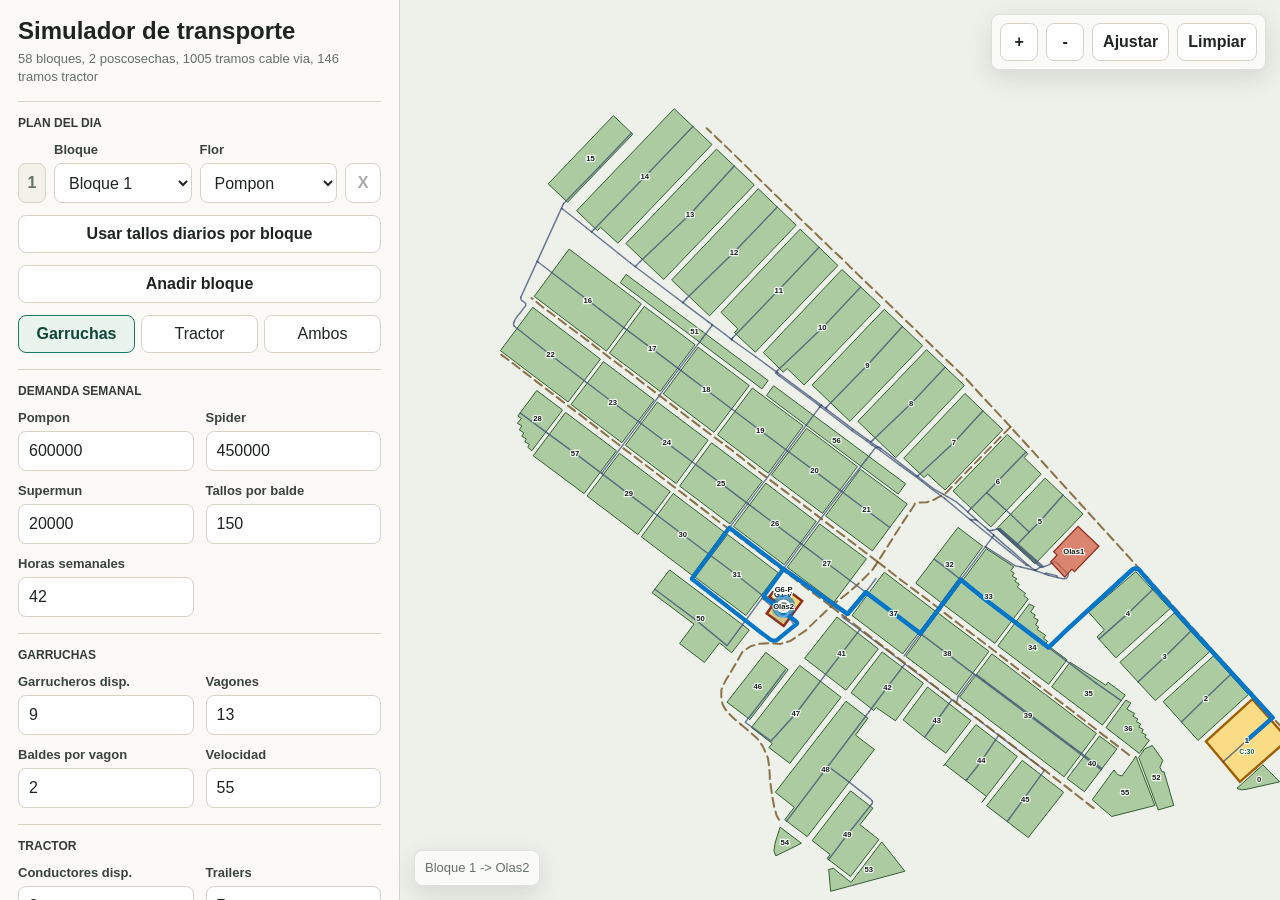
<file: index.html>
<!doctype html>
<html lang="es">
  <head>
    <meta charset="utf-8" />
    <meta name="viewport" content="width=device-width, initial-scale=1" />
    <title>Simulador de transporte finca</title>
    <link rel="stylesheet" href="./styles.css" />
  </head>
  <body>
    <div class="app-shell">
      <aside class="side-panel" aria-label="Panel de simulacion">
        <header class="app-header">
          <h1>Simulador de transporte</h1>
          <div id="dataStatus" class="status-line">Cargando datos...</div>
        </header>

        <div id="consultView" class="panel-view active simulator-view">
          <section class="control-section form-grid">
            <div class="section-title">Plan del dia</div>
            <div id="simBlockPlan" class="block-plan-list"></div>
            <button id="simDailyDemandToggle" class="secondary-action add-plan-button daily-demand-toggle" type="button">Usar tallos diarios por bloque</button>
            <button id="addPlanBlockButton" class="secondary-action add-plan-button" type="button">Anadir bloque</button>
            <div class="segmented transport-segmented" role="tablist" aria-label="Metodo de transporte">
              <button class="transport-button active" data-transport="cable" type="button">Garruchas</button>
              <button class="transport-button" data-transport="tractor" type="button">Tractor</button>
              <button class="transport-button" data-transport="both" type="button">Ambos</button>
            </div>
          </section>

          <section class="control-section simulator-grid">
            <div class="section-title">Demanda semanal</div>
            <label class="field"><span>Pompon</span><input id="simPomponDemand" type="number" /></label>
            <label class="field"><span>Spider</span><input id="simSpiderDemand" type="number" /></label>
            <label class="field"><span>Supermun</span><input id="simSupermunDemand" type="number" /></label>
            <label class="field"><span>Tallos por balde</span><input id="simBucketStems" type="number" /></label>
            <label class="field"><span>Horas semanales</span><input id="simWeeklyHours" type="number" /></label>
          </section>

          <section class="control-section simulator-grid">
            <div class="section-title">Garruchas</div>
            <label class="field"><span>Garrucheros disp.</span><input id="simGarruchas" type="number" /></label>
            <label class="field"><span>Vagones</span><input id="simWagons" type="number" /></label>
            <label class="field"><span>Baldes por vagon</span><input id="simBucketsPerWagon" type="number" /></label>
            <label class="field"><span>Velocidad</span><input id="simCableSpeed" type="number" /></label>
          </section>

          <section class="control-section simulator-grid">
            <div class="section-title">Tractor</div>
            <label class="field"><span>Conductores disp.</span><input id="simTractors" type="number" /></label>
            <label class="field"><span>Trailers</span><input id="simTrailers" type="number" /></label>
            <label class="field"><span>Baldes por trailer</span><input id="simBucketsPerTrailer" type="number" /></label>
            <label class="field"><span>Velocidad</span><input id="simTractorSpeed" type="number" /></label>
          </section>

          <button id="routeButton" class="primary-action" type="button">Simular viaje</button>

          <section class="results-panel" aria-live="polite">
            <div class="section-title">Resultado</div>
            <div class="metric-grid simulator-metrics">
              <div class="metric"><span>Destino</span><strong id="simDestinationMetric">-</strong></div>
              <div class="metric"><span>Demanda sem.</span><strong id="simDemandMetric">-</strong></div>
              <div class="metric"><span>Demanda dia</span><strong id="simDailyDemandMetric">-</strong></div>
              <div class="metric"><span>Meta hora</span><strong id="simHourlyDemandMetric">-</strong></div>
              <div class="metric"><span>Baldes/dia</span><strong id="simBucketsMetric">-</strong></div>
              <div class="metric"><span>Cortadores</span><strong id="simCutMetric">-</strong></div>
            </div>
            <div class="playback-panel">
              <div class="playback-row">
                <button id="simPlayButton" class="secondary-action" type="button">Reproducir</button>
                <button id="simResetButton" class="secondary-action" type="button">Reiniciar</button>
                <strong id="simClock">00:00</strong>
              </div>
              <label class="field">
                <span>Velocidad de simulacion <strong id="simPlaybackSpeedLabel">10x</strong></span>
                <input id="simPlaybackSpeed" class="speed-range" type="range" />
              </label>
              <div id="simPhaseText" class="route-summary">Calcula un viaje para reproducirlo.</div>
              <div class="cutter-live-panel">
                <div class="cutter-live-header">
                  <span>Cortadores por bloque</span>
                  <strong id="simCutterLiveTotal">0 activos</strong>
                </div>
                <div id="simCutterLive" class="cutter-live-list">
                  <div class="cutter-live-empty">Sin plan calculado.</div>
                </div>
              </div>
            </div>
            <div id="routeSummary" class="route-summary">Sin simulacion.</div>
            <div id="simMethodResults" class="method-results"></div>
          </section>
        </div>

        <section class="legend-section">
          <div class="section-title">Capas</div>
          <div class="legend-list">
            <span><i class="swatch block"></i>Bloques</span>
            <span><i class="swatch cable"></i>Cable via</span>
            <span><i class="swatch tractor"></i>Tractor</span>
            <span><i class="swatch post"></i>Poscosechas</span>
            <span><i class="swatch water"></i>Lagos</span>
            <span><i class="swatch route"></i>Ruta</span>
          </div>
        </section>
      </aside>

      <div class="workspace simulator-workspace">
        <main class="map-panel">
          <div class="map-toolbar" aria-label="Herramientas de mapa">
            <button id="zoomIn" type="button" title="Acercar">+</button>
            <button id="zoomOut" type="button" title="Alejar">-</button>
            <button id="fitMap" type="button" title="Ajustar mapa">Ajustar</button>
            <button id="clearRoute" type="button" title="Limpiar ruta">Limpiar</button>
          </div>
          <svg id="mapSvg" role="img" aria-label="Mapa de bloques y rutas">
            <g id="mapRoot">
              <g id="lakeLayer"></g>
              <g id="blockLayer"></g>
              <g id="cableLayer"></g>
              <g id="tractorLayer"></g>
              <g id="postLayer"></g>
              <g id="connectorLayer"></g>
              <g id="routeLayer"></g>
              <g id="cutterLayer"></g>
              <g id="simulationLayer"></g>
              <g id="labelLayer"></g>
            </g>
          </svg>
          <div id="mapHint" class="map-hint">Listo</div>
        </main>
      </div>
    </div>

    <script src="./app.js" type="module"></script>
  </body>
</html>
</file>
<file: styles.css>
:root {
  color-scheme: light;
  --bg: #ece9e2;
  --panel: #fbfaf7;
  --ink: #1e2420;
  --muted: #65706a;
  --line: #d8d2c6;
  --block: #7eb26d;
  --block-stroke: #345f35;
  --cable: #384b70;
  --tractor: #7a5b2b;
  --post: #d35c42;
  --water: #74a9c8;
  --build: #b9915d;
  --route: #0677c8;
  --route-dark: #044f86;
  --focus: #1f7a64;
  font-family: "Segoe UI", Arial, sans-serif;
}

* {
  box-sizing: border-box;
}

html,
body {
  width: 100%;
  height: 100%;
  margin: 0;
  color: var(--ink);
  background: var(--bg);
}

button,
input,
select,
textarea {
  font: inherit;
}

.app-shell {
  display: grid;
  grid-template-columns: minmax(340px, 400px) 1fr;
  width: 100vw;
  height: 100vh;
  overflow: hidden;
}

.workspace {
  display: grid;
  grid-template-rows: minmax(320px, 1fr) 320px;
  min-width: 0;
  min-height: 0;
}

.workspace.agenda-collapsed {
  grid-template-rows: minmax(320px, 1fr) 62px;
}

.side-panel {
  display: flex;
  flex-direction: column;
  gap: 16px;
  min-width: 0;
  padding: 18px;
  background: var(--panel);
  border-right: 1px solid var(--line);
  overflow-y: auto;
}

.app-header {
  display: grid;
  gap: 6px;
}

.workspace-tabs {
  display: grid;
  grid-template-columns: repeat(2, 1fr);
  gap: 4px;
  padding: 4px;
  border: 1px solid var(--line);
  border-radius: 8px;
  background: #f1eee7;
}

.workspace-tab {
  min-height: 36px;
  border: 0;
  border-radius: 6px;
  background: transparent;
  color: var(--muted);
  cursor: pointer;
  font-size: 13px;
  font-weight: 700;
}

.workspace-tab.active {
  background: #fff;
  color: var(--ink);
  box-shadow: 0 1px 4px rgba(30, 36, 32, 0.1);
}

.panel-view {
  display: grid;
  gap: 16px;
}

.panel-view[hidden] {
  display: none;
}

h1 {
  margin: 0;
  font-size: 24px;
  line-height: 1.1;
  font-weight: 700;
  letter-spacing: 0;
}

.status-line,
.map-hint,
.route-summary {
  color: var(--muted);
  font-size: 13px;
  line-height: 1.35;
}

.control-section,
.results-panel,
.legend-section {
  display: grid;
  gap: 12px;
  padding-top: 14px;
  border-top: 1px solid var(--line);
}

.section-title {
  color: #343b37;
  font-size: 12px;
  font-weight: 700;
  text-transform: uppercase;
  letter-spacing: 0;
}

.segmented {
  display: grid;
  grid-template-columns: 1fr;
  gap: 6px;
}

.network-segmented {
  grid-template-columns: repeat(2, minmax(0, 1fr));
}

.mode-button,
.network-button,
.primary-action,
.secondary-action,
.button-row button,
.map-toolbar button {
  min-height: 38px;
  border: 1px solid var(--line);
  border-radius: 8px;
  background: #fff;
  color: var(--ink);
  cursor: pointer;
}

.mode-button,
.network-button {
  padding: 8px 10px;
  text-align: left;
}

.mode-button.active,
.network-button.active {
  border-color: var(--focus);
  background: #e9f4ef;
  color: #0f4638;
  font-weight: 700;
}

.form-grid {
  grid-template-columns: 1fr;
}

.field {
  display: grid;
  gap: 6px;
  min-width: 0;
}

.field span {
  color: #3a433e;
  font-size: 13px;
  font-weight: 700;
}

select,
input[type="number"],
input[type="date"],
input[type="time"],
textarea {
  width: 100%;
  min-height: 40px;
  padding: 8px 10px;
  border: 1px solid var(--line);
  border-radius: 8px;
  background: #fff;
  color: var(--ink);
}

textarea {
  resize: vertical;
}

select:focus,
input:focus,
button:focus-visible {
  outline: 2px solid var(--focus);
  outline-offset: 2px;
}

.speed-row {
  display: grid;
  grid-template-columns: 1fr auto;
  gap: 10px;
  align-items: end;
}

.field.compact {
  min-width: 0;
}

.unit {
  min-height: 40px;
  display: grid;
  place-items: center;
  padding: 0 10px;
  border: 1px solid var(--line);
  border-radius: 8px;
  background: #f4f1ea;
  color: #4f5853;
  font-size: 13px;
  white-space: nowrap;
}

.speed-range {
  width: 100%;
  accent-color: var(--focus);
}

.primary-action {
  border-color: #115c4b;
  background: #176b58;
  color: white;
  font-weight: 700;
}

.primary-action:hover {
  background: #115c4b;
}

.secondary-action,
.button-row button:not(.primary-action) {
  border: 1px solid var(--line);
  background: #fff;
  color: var(--ink);
}

.edit-actions {
  display: grid;
  grid-template-columns: repeat(3, 1fr);
  gap: 6px;
}

.edit-actions button {
  min-height: 36px;
  border-radius: 7px;
  cursor: pointer;
  font-size: 12px;
}

.danger-action {
  border: 1px solid #b84936;
  background: #fff;
  color: #8b2f22;
}

.button-row {
  display: grid;
  grid-template-columns: 1fr 1fr;
  gap: 8px;
}

.compact-metrics {
  display: grid;
  grid-template-columns: 1fr 1fr;
  gap: 8px;
}

.compact-metrics div {
  display: grid;
  gap: 3px;
  padding: 9px 10px;
  border: 1px solid var(--line);
  border-radius: 8px;
  background: #f5f3ed;
}

.compact-metrics span {
  color: var(--muted);
  font-size: 11px;
}

.compact-metrics strong {
  font-size: 14px;
}

.schedule-preview,
.schedule-feedback {
  min-height: 36px;
  padding: 9px 10px;
  border-left: 3px solid var(--line);
  background: #f5f3ed;
  color: var(--muted);
  font-size: 13px;
  line-height: 1.4;
}

.schedule-feedback:empty {
  display: none;
}

.schedule-feedback.success {
  border-color: #27835f;
  background: #eaf5ef;
  color: #14583f;
}

.schedule-feedback.error {
  border-color: #b84936;
  background: #faece8;
  color: #7d2c20;
}

.suggestion-button {
  display: block;
  margin-top: 8px;
  min-height: 34px;
  border: 1px solid #b84936;
  border-radius: 6px;
  background: #fff;
  color: #7d2c20;
  cursor: pointer;
  font-weight: 700;
}

.garrucha-list {
  display: grid;
  gap: 8px;
}

.garrucha-row {
  display: grid;
  grid-template-columns: 1fr 90px auto;
  gap: 8px;
  align-items: center;
}

.garrucha-row label {
  font-size: 13px;
  font-weight: 700;
}

.garrucha-row input {
  min-height: 36px;
}

.garrucha-row button {
  min-height: 36px;
  border: 1px solid var(--line);
  border-radius: 7px;
  background: #fff;
  cursor: pointer;
}

.metric-grid {
  display: grid;
  grid-template-columns: 1fr 1fr;
  gap: 8px;
}

.metric {
  display: grid;
  gap: 4px;
  min-width: 0;
  padding: 10px;
  border: 1px solid var(--line);
  border-radius: 8px;
  background: #fff;
}

.metric span {
  color: var(--muted);
  font-size: 12px;
  line-height: 1.2;
}

.metric strong {
  font-size: 18px;
  line-height: 1.1;
  overflow-wrap: anywhere;
}

.legend-list {
  display: grid;
  grid-template-columns: 1fr 1fr;
  gap: 8px;
  color: #434c47;
  font-size: 13px;
}

.legend-list span {
  display: inline-flex;
  align-items: center;
  gap: 7px;
  min-width: 0;
}

.swatch {
  width: 16px;
  height: 10px;
  border-radius: 3px;
  border: 1px solid rgba(0, 0, 0, 0.2);
  flex: 0 0 auto;
}

.swatch.block {
  background: var(--block);
}

.swatch.cable {
  background: var(--cable);
}

.swatch.tractor {
  background: var(--tractor);
}

.swatch.post {
  background: var(--post);
}

.swatch.water {
  background: var(--water);
}

.swatch.route {
  background: var(--route);
}

.map-panel {
  position: relative;
  min-width: 0;
  min-height: 0;
  background: #eef0ea;
}

.agenda-panel {
  display: grid;
  grid-template-rows: auto minmax(0, 1fr);
  min-width: 0;
  min-height: 0;
  border-top: 1px solid var(--line);
  background: #fbfaf7;
}

.agenda-header {
  display: grid;
  grid-template-columns: minmax(140px, 1fr) auto auto auto auto;
  gap: 18px;
  align-items: end;
  padding: 12px 16px;
  border-bottom: 1px solid var(--line);
}

.agenda-toggle {
  display: grid;
  width: 36px;
  height: 36px;
  place-items: center;
  border: 1px solid var(--line);
  border-radius: 7px;
  background: #fff;
  color: var(--ink);
  cursor: pointer;
}

.agenda-toggle span {
  display: block;
  transition: transform 160ms ease;
}

.agenda-panel.collapsed .agenda-toggle span {
  transform: rotate(180deg);
}

.agenda-panel.collapsed .timeline {
  display: none;
}

.agenda-panel.collapsed .agenda-header {
  height: 62px;
  border-bottom: 0;
}

.export-button {
  min-height: 36px;
  padding: 0 12px;
  border: 1px solid var(--line);
  border-radius: 7px;
  background: #fff;
  color: var(--ink);
  cursor: pointer;
  font-weight: 700;
}

.agenda-header strong {
  display: block;
  margin-top: 3px;
  font-size: 16px;
}

.agenda-date {
  display: grid;
  gap: 4px;
}

.agenda-date span {
  color: var(--muted);
  font-size: 11px;
  font-weight: 700;
}

.agenda-date input {
  min-height: 36px;
}

.status-legend {
  display: flex;
  flex-wrap: wrap;
  gap: 8px 12px;
  align-items: center;
  color: var(--muted);
  font-size: 11px;
}

.status-legend span {
  display: inline-flex;
  gap: 5px;
  align-items: center;
}

.status-dot {
  width: 9px;
  height: 9px;
  border-radius: 50%;
  background: #76817b;
}

.status-dot.programmed { background: #437aae; }
.status-dot.in-transit { background: #d28a20; }
.status-dot.at-destination { background: #8e63ae; }
.status-dot.completed { background: #4f8c66; }

.timeline {
  min-height: 0;
  overflow: auto;
}

.timeline-inner {
  width: 900px;
  min-height: 100%;
}

.timeline-hours,
.timeline-row {
  display: grid;
  grid-template-columns: 120px 1fr;
}

.timeline-hours {
  position: sticky;
  top: 0;
  z-index: 4;
  height: 30px;
  border-bottom: 1px solid var(--line);
  background: #f5f3ed;
}

.timeline-corner,
.timeline-label {
  position: sticky;
  left: 0;
  z-index: 3;
  display: flex;
  align-items: center;
  padding: 0 12px;
  border-right: 1px solid var(--line);
  background: #f8f6f1;
  font-size: 12px;
  font-weight: 700;
}

.garrucha-marker {
  width: 10px;
  height: 10px;
  margin-right: 7px;
  border-radius: 50%;
  flex: 0 0 auto;
}

.hour-track,
.schedule-track {
  position: relative;
  min-width: 780px;
  background-image: repeating-linear-gradient(to right, transparent 0, transparent 59px, rgba(65, 73, 69, 0.14) 59px, rgba(65, 73, 69, 0.14) 60px);
}

.hour-label {
  position: absolute;
  top: 7px;
  color: var(--muted);
  font-size: 10px;
  transform: translateX(4px);
}

.hour-label:last-child {
  transform: translateX(calc(-100% - 4px));
}

.timeline-row {
  min-height: 48px;
  border-bottom: 1px solid #e5e0d6;
}

.schedule-track {
  min-height: 48px;
}

.schedule-card {
  position: absolute;
  top: 6px;
  min-width: 22px;
  height: 36px;
  overflow: hidden;
  padding: 4px 7px;
  border: 2px solid color-mix(in srgb, var(--garrucha-color) 72%, #17201b);
  border-radius: 6px;
  background: var(--garrucha-color);
  color: #fff;
  cursor: pointer;
  text-align: left;
  font-size: 11px;
  line-height: 1.2;
  white-space: nowrap;
}

.schedule-card.in_transit { box-shadow: inset 0 0 0 2px #fff, 0 0 0 2px var(--garrucha-color); }
.schedule-card.at_destination { border-style: dashed; }
.schedule-card.completed { opacity: 0.72; }
.schedule-card.cancelled { text-decoration: line-through; opacity: 0.38; }

.empty-agenda {
  padding: 28px;
  color: var(--muted);
  text-align: center;
}

#mapSvg {
  display: block;
  width: 100%;
  height: 100%;
  background: #eef0ea;
  cursor: grab;
  touch-action: none;
}

#mapSvg.dragging {
  cursor: grabbing;
}

.map-toolbar {
  position: absolute;
  z-index: 5;
  top: 14px;
  right: 14px;
  display: flex;
  gap: 8px;
  align-items: center;
  padding: 8px;
  border: 1px solid rgba(30, 36, 32, 0.12);
  border-radius: 8px;
  background: rgba(251, 250, 247, 0.94);
  box-shadow: 0 8px 24px rgba(30, 36, 32, 0.12);
}

.map-toolbar button {
  min-width: 38px;
  padding: 0 10px;
  font-weight: 700;
}

.map-hint {
  position: absolute;
  left: 14px;
  bottom: 14px;
  z-index: 4;
  max-width: min(460px, calc(100% - 28px));
  padding: 8px 10px;
  border: 1px solid rgba(30, 36, 32, 0.12);
  border-radius: 8px;
  background: rgba(251, 250, 247, 0.94);
  box-shadow: 0 8px 24px rgba(30, 36, 32, 0.12);
}

.layer-path {
  vector-effect: non-scaling-stroke;
}

.lake-shape {
  fill: rgba(116, 169, 200, 0.5);
  stroke: #417493;
  stroke-width: 1.1;
}

.block-shape {
  fill: rgba(126, 178, 109, 0.58);
  stroke: var(--block-stroke);
  stroke-width: 1;
  cursor: pointer;
}

.block-shape.no-id {
  fill: rgba(126, 178, 109, 0.16);
  stroke: rgba(52, 95, 53, 0.35);
  pointer-events: none;
}

.block-shape.selected {
  fill: rgba(255, 211, 86, 0.68);
  stroke: #a15e00;
  stroke-width: 2.4;
}

.cable-line {
  fill: none;
  stroke: rgba(56, 75, 112, 0.72);
  stroke-width: 1.45;
  stroke-linecap: round;
  stroke-linejoin: round;
}

.tractor-line {
  fill: none;
  stroke: rgba(122, 91, 43, 0.84);
  stroke-width: 2;
  stroke-linecap: round;
  stroke-linejoin: round;
  stroke-dasharray: 9 5;
}

.post-shape {
  fill: rgba(211, 92, 66, 0.72);
  stroke: #8f2d1e;
  stroke-width: 1.2;
  cursor: pointer;
}

.post-shape.selected {
  fill: rgba(255, 208, 84, 0.78);
  stroke: #8f2d1e;
  stroke-width: 2.5;
}

.route-line {
  fill: none;
  stroke: var(--route);
  stroke-width: 4.2;
  stroke-linecap: round;
  stroke-linejoin: round;
  vector-effect: non-scaling-stroke;
}

.connector-line {
  fill: none;
  stroke: var(--route-dark);
  stroke-width: 2.3;
  stroke-dasharray: 7 5;
  stroke-linecap: round;
  vector-effect: non-scaling-stroke;
}

.map-label {
  fill: #17201b;
  paint-order: stroke;
  stroke: rgba(255, 255, 255, 0.88);
  stroke-width: 3px;
  font-size: 10px;
  font-weight: 700;
  pointer-events: none;
  user-select: none;
}

@media (max-width: 820px) {
  .app-shell {
    grid-template-columns: 1fr;
    grid-template-rows: auto minmax(640px, 1fr);
    height: auto;
    min-height: 100vh;
    overflow: visible;
  }

  .side-panel {
    border-right: 0;
    border-bottom: 1px solid var(--line);
  }

  .workspace {
    grid-template-rows: minmax(420px, 58vh) 340px;
  }

  .workspace.agenda-collapsed {
    grid-template-rows: minmax(420px, 58vh) 62px;
  }

  .agenda-header {
    grid-template-columns: 1fr auto;
  }

  .agenda-panel.collapsed .agenda-header > :not(:first-child):not(.agenda-toggle) {
    display: none;
  }

  .status-legend {
    grid-column: 1 / -1;
  }

  .map-toolbar {
    top: 10px;
    right: 10px;
    flex-wrap: wrap;
    max-width: calc(100% - 20px);
  }
}


.simulator-workspace {
  grid-template-rows: minmax(320px, 1fr);
}

.simulator-grid {
  grid-template-columns: repeat(2, minmax(0, 1fr));
}

.simulator-grid .section-title {
  grid-column: 1 / -1;
}

.transport-segmented {
  grid-template-columns: repeat(3, minmax(0, 1fr));
}

.transport-button {
  min-height: 38px;
  padding: 8px 10px;
  border: 1px solid var(--line);
  border-radius: 8px;
  background: #fff;
  color: var(--ink);
  cursor: pointer;
  text-align: center;
}

.transport-button.active {
  border-color: var(--focus);
  background: #e9f4ef;
  color: #0f4638;
  font-weight: 700;
}

.simulator-metrics {
  grid-template-columns: repeat(2, minmax(0, 1fr));
}

.method-results {
  display: grid;
  gap: 10px;
}

.method-card {
  display: grid;
  gap: 8px;
  padding: 10px;
  border: 1px solid var(--line);
  border-left: 4px solid var(--route);
  border-radius: 8px;
  background: #fff;
}

.method-card.tractor {
  border-left-color: var(--tractor);
}

.method-card.error {
  border-left-color: #b54434;
  background: #fff6f4;
}

.method-card h3 {
  margin: 0;
  font-size: 14px;
  line-height: 1.2;
}

.method-stat-grid {
  display: grid;
  grid-template-columns: repeat(2, minmax(0, 1fr));
  gap: 7px;
}

.method-stat {
  display: grid;
  gap: 2px;
  min-width: 0;
}

.method-stat span {
  color: var(--muted);
  font-size: 11px;
}

.method-stat strong {
  color: var(--ink);
  font-size: 13px;
  overflow-wrap: anywhere;
}
.playback-panel {
    display: grid;
    gap: 10px;
    padding: 10px;
    border: 1px solid var(--line);
    border-radius: 8px;
    background: #f8f6f1;
  }

  .playback-row {
    display: grid;
    grid-template-columns: 1fr 1fr auto;
    gap: 8px;
    align-items: center;
  }

  .playback-row button {
    min-height: 34px;
    border-radius: 7px;
    font-weight: 700;
  }

  .playback-row strong {
    min-width: 64px;
    padding: 7px 8px;
    border: 1px solid var(--line);
    border-radius: 7px;
    background: #fff;
    font-variant-numeric: tabular-nums;
    text-align: center;
  }

  #simPlaybackSpeedLabel {
    color: var(--focus);
    font-size: 12px;
  }

  .simulation-marker-halo {
    opacity: 0.18;
  }

  .simulation-marker-core {
    stroke: #fff;
    stroke-width: 2.4;
    vector-effect: non-scaling-stroke;
  }

  .simulation-marker-label {
    fill: #17201b;
    paint-order: stroke;
    stroke: #fff;
    stroke-width: 3px;
    font-size: 10px;
    font-weight: 900;
    pointer-events: none;
    vector-effect: non-scaling-stroke;
  }

.block-plan-list {
  display: grid;
  gap: 8px;
}

.block-plan-row {
  display: grid;
  grid-template-columns: 28px minmax(0, 1fr) minmax(0, 1fr) 36px;
  gap: 8px;
  align-items: end;
}

.block-plan-index {
  display: grid;
  min-height: 40px;
  place-items: center;
  border: 1px solid var(--line);
  border-radius: 8px;
  background: #f4f1ea;
  color: var(--muted);
  font-weight: 800;
}

.block-plan-remove {
  min-height: 40px;
  border: 1px solid #b84936;
  border-radius: 8px;
  background: #fff;
  color: #8b2f22;
  cursor: pointer;
  font-weight: 900;
}

.block-plan-remove:disabled {
  border-color: var(--line);
  color: #a7aaa6;
  cursor: not-allowed;
}

.add-plan-button {
  width: 100%;
  font-weight: 800;
}

.block-trip-list {
  display: grid;
  gap: 6px;
  padding-top: 2px;
}

.block-trip-row {
  display: grid;
  grid-template-columns: 1.2fr 0.8fr auto;
  gap: 6px;
  align-items: center;
  padding: 7px 8px;
  border: 1px solid #e6e1d8;
  border-radius: 7px;
  background: #fbfaf7;
  font-size: 12px;
}

.block-trip-row span,
.block-trip-row strong,
.block-trip-row small {
  min-width: 0;
  overflow-wrap: anywhere;
}

.block-trip-row small {
  grid-column: 1 / -1;
  color: var(--muted);
}

@media (max-width: 820px) {
  .block-plan-row {
    grid-template-columns: 28px minmax(0, 1fr) 36px;
  }

  .block-plan-row .field:nth-of-type(2) {
    grid-column: 2 / -1;
  }
}


.method-card.cutter-summary {
  border-left-color: #5d7f3d;
}

.cutter-plan-note {
  padding: 8px;
  border-left: 3px solid #5d7f3d;
  background: #f1f6ec;
  color: var(--muted);
  font-size: 11px;
  line-height: 1.35;
}



.cutter-count-label {
  paint-order: stroke;
  stroke: rgba(255, 255, 255, 0.96);
  stroke-width: 2.5px;
  font-size: 9px;
  font-weight: 800;
  pointer-events: none;
  user-select: none;
}

.cutter-count-label.active { fill: #146b3a; }
.cutter-count-label.waiting { fill: #9a6500; }
.cutter-count-label.finished { fill: #67716b; opacity: 0.72; }

.cutter-live-panel {
  display: grid;
  gap: 6px;
  padding-top: 8px;
  border-top: 1px solid var(--line);
}

.cutter-live-header {
  display: flex;
  gap: 8px;
  justify-content: space-between;
  color: var(--muted);
  font-size: 11px;
}

.cutter-live-header strong {
  color: var(--ink);
  font-variant-numeric: tabular-nums;
}

.cutter-live-list {
  display: grid;
  max-height: 180px;
  overflow-y: auto;
  border-block: 1px solid var(--line);
}

.cutter-live-row {
  display: grid;
  grid-template-columns: minmax(58px, 1fr) minmax(52px, 0.8fr) 28px 54px;
  gap: 6px;
  align-items: center;
  min-height: 30px;
  padding: 5px 3px;
  border-bottom: 1px solid #ece8df;
  font-size: 11px;
}

.cutter-live-row:last-child { border-bottom: 0; }
.cutter-live-row span { min-width: 0; overflow-wrap: anywhere; }
.cutter-live-row strong { color: #146b3a; text-align: center; font-variant-numeric: tabular-nums; }
.cutter-live-row small { color: var(--muted); text-align: right; }
.cutter-live-row.waiting strong { color: #9a6500; }
.cutter-live-row.finished { opacity: 0.68; }
.cutter-live-row.finished strong { color: #67716b; }

.cutter-live-empty {
  padding: 10px 3px;
  color: var(--muted);
  font-size: 11px;
}

.simulation-vehicle.loaded .simulation-marker-core {
  stroke: #163d27;
  stroke-width: 3;
}

.simulation-vehicle.empty .simulation-marker-core {
  fill-opacity: 0.52;
}

.simulation-vehicle.break .simulation-marker-core,
.simulation-vehicle.idle .simulation-marker-core {
  fill: #7f8680;
}


.simulation-load-track {
  fill: #0d6fb8;
  stroke: #ffffff;
  stroke-width: 1.4;
  vector-effect: non-scaling-stroke;
}

.simulation-load-fill {
  fill: #28a745;
}

.simulation-load-label {
  fill: #0f1f18;
  paint-order: stroke;
  stroke: #ffffff;
  stroke-width: 2.5px;
  font-size: 8px;
  font-weight: 900;
  pointer-events: none;
  vector-effect: non-scaling-stroke;
}

.simulation-vehicle.solo .simulation-marker-core {
  fill: #f3f0e9;
  stroke: #4f5b52;
}

.simulation-vehicle.swap .simulation-marker-core {
  fill: #f6c85f;
  stroke: #5b4310;
}


.daily-demand-toggle.active {
  border-color: #267844;
  background: #e9f6ed;
  color: #17532d;
}

.block-plan-row.daily-demand-row {
  grid-template-columns: 28px minmax(0, 1fr) minmax(0, 1fr) minmax(110px, 0.8fr) 36px;
}

.daily-demand-field input {
  font-variant-numeric: tabular-nums;
}

@media (max-width: 820px) {
  .block-plan-row.daily-demand-row {
    grid-template-columns: 28px minmax(0, 1fr) 36px;
  }

  .block-plan-row.daily-demand-row .daily-demand-field {
    grid-column: 2 / -1;
  }
}
</file>
